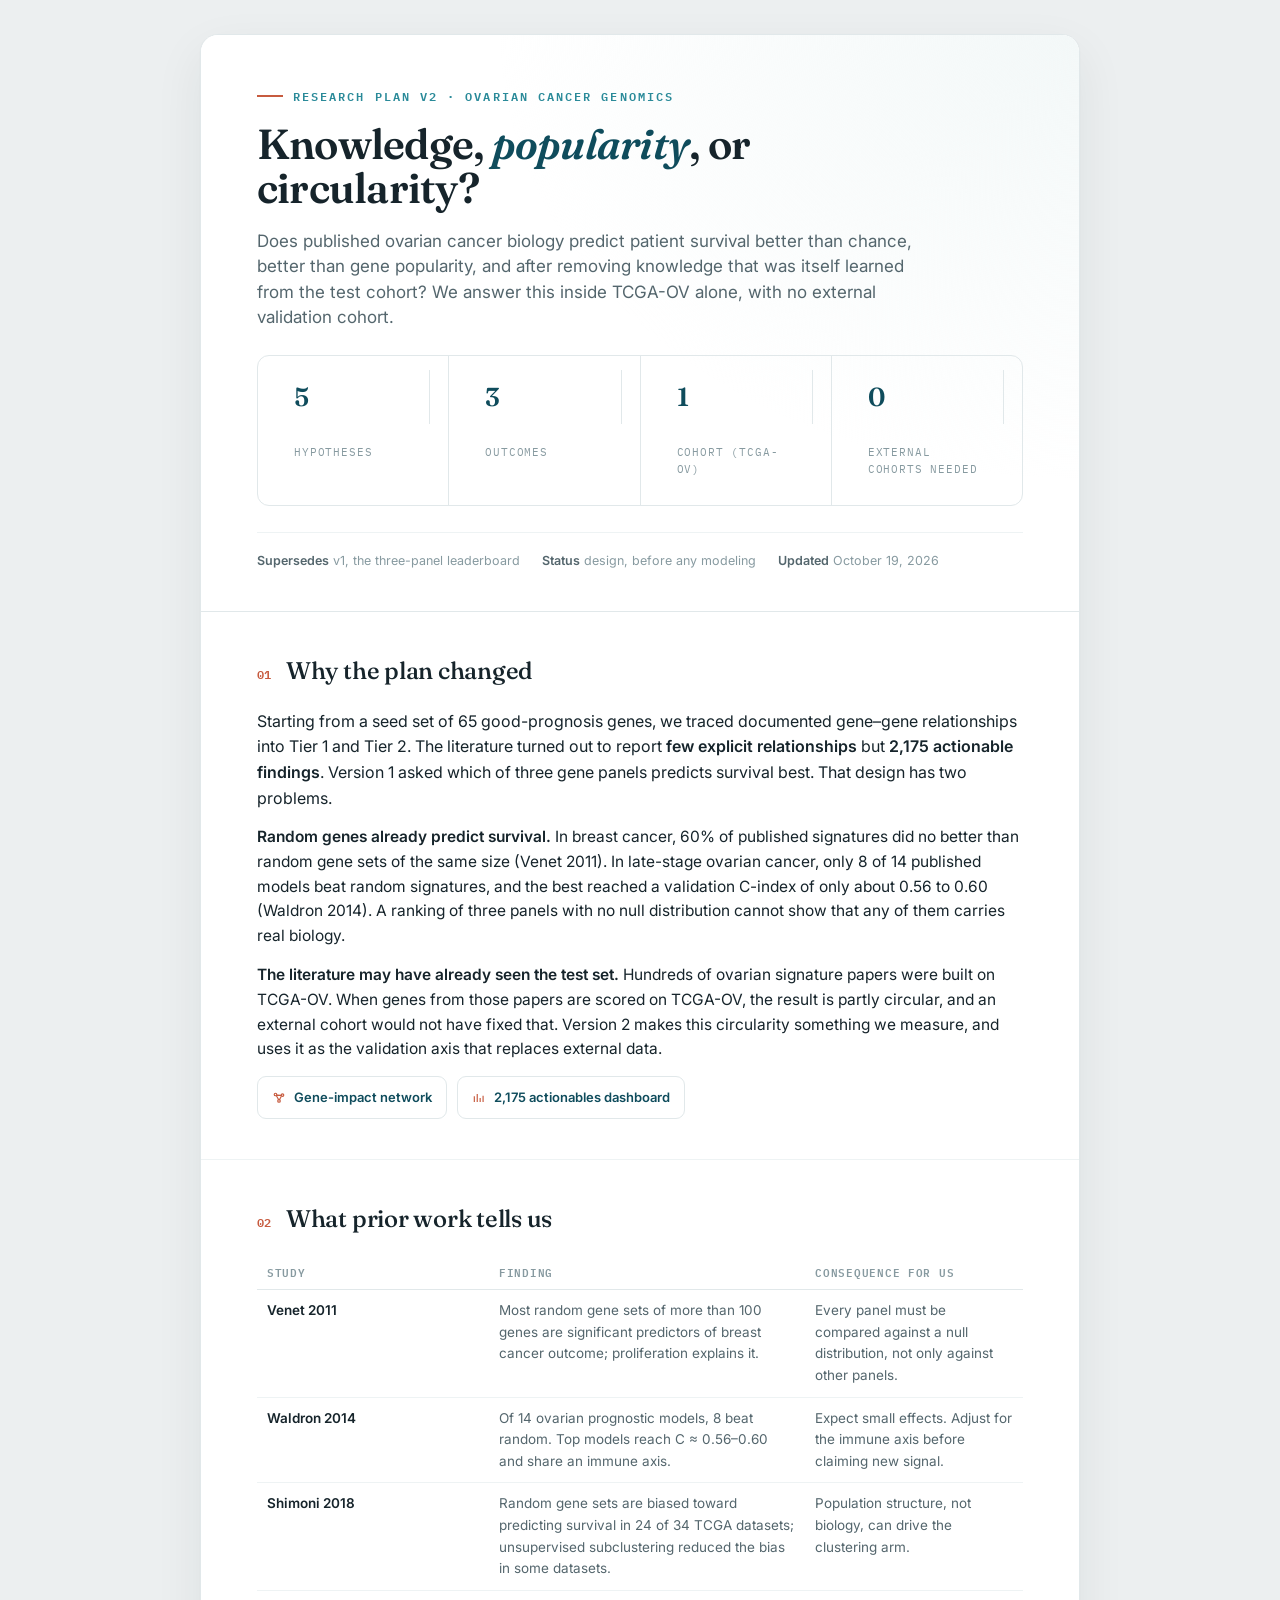
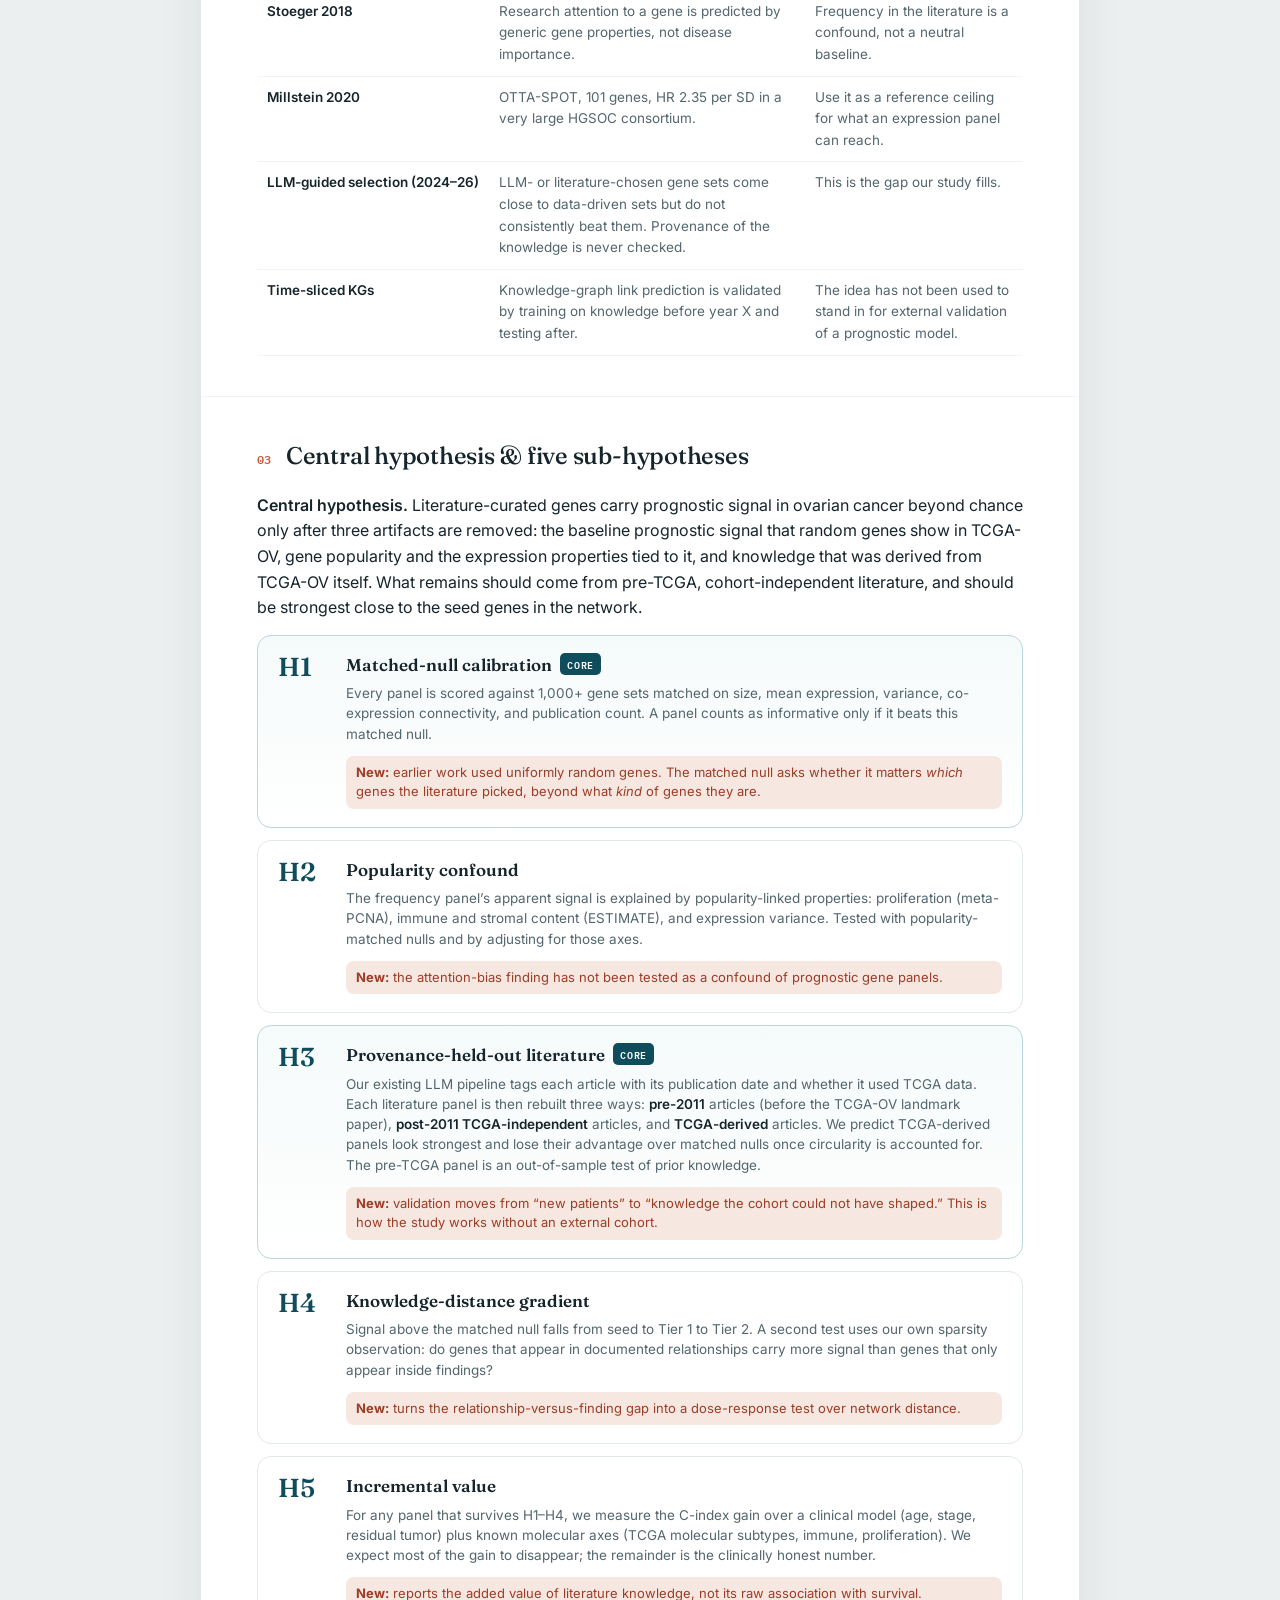
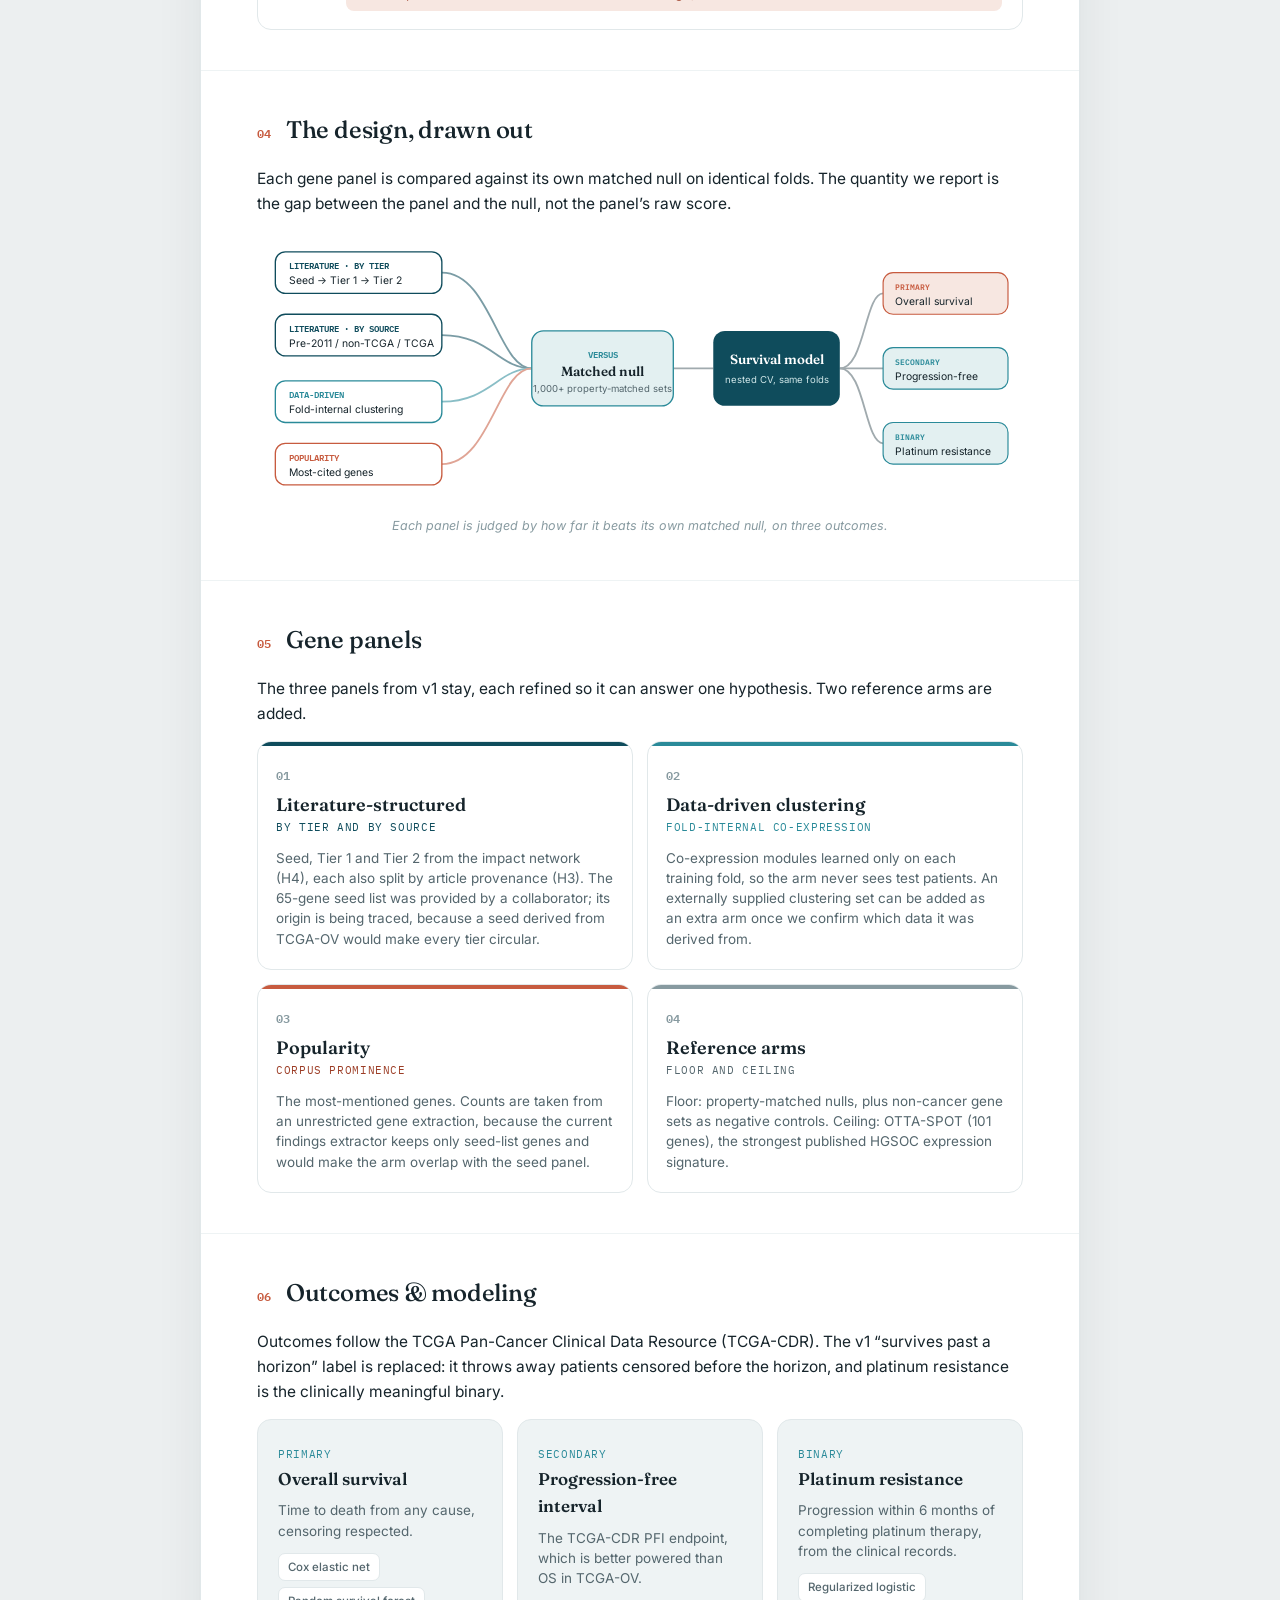
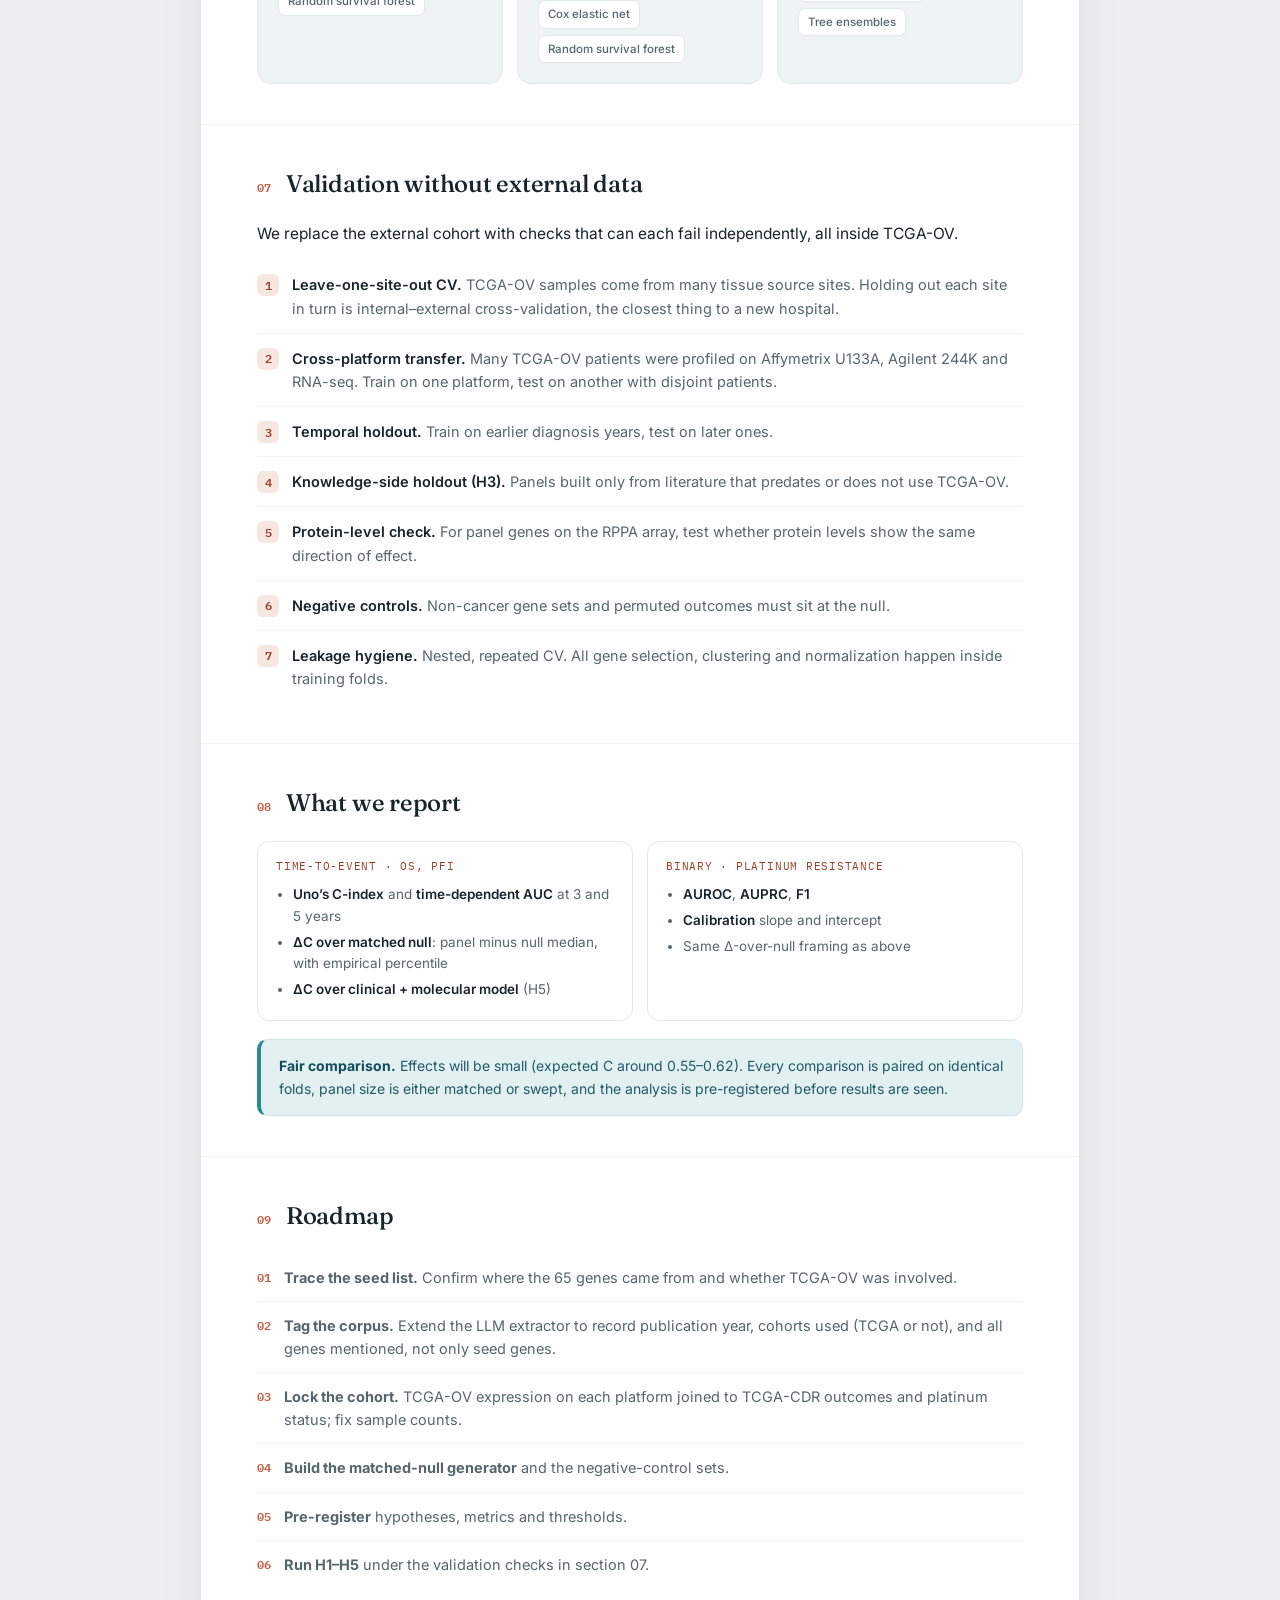
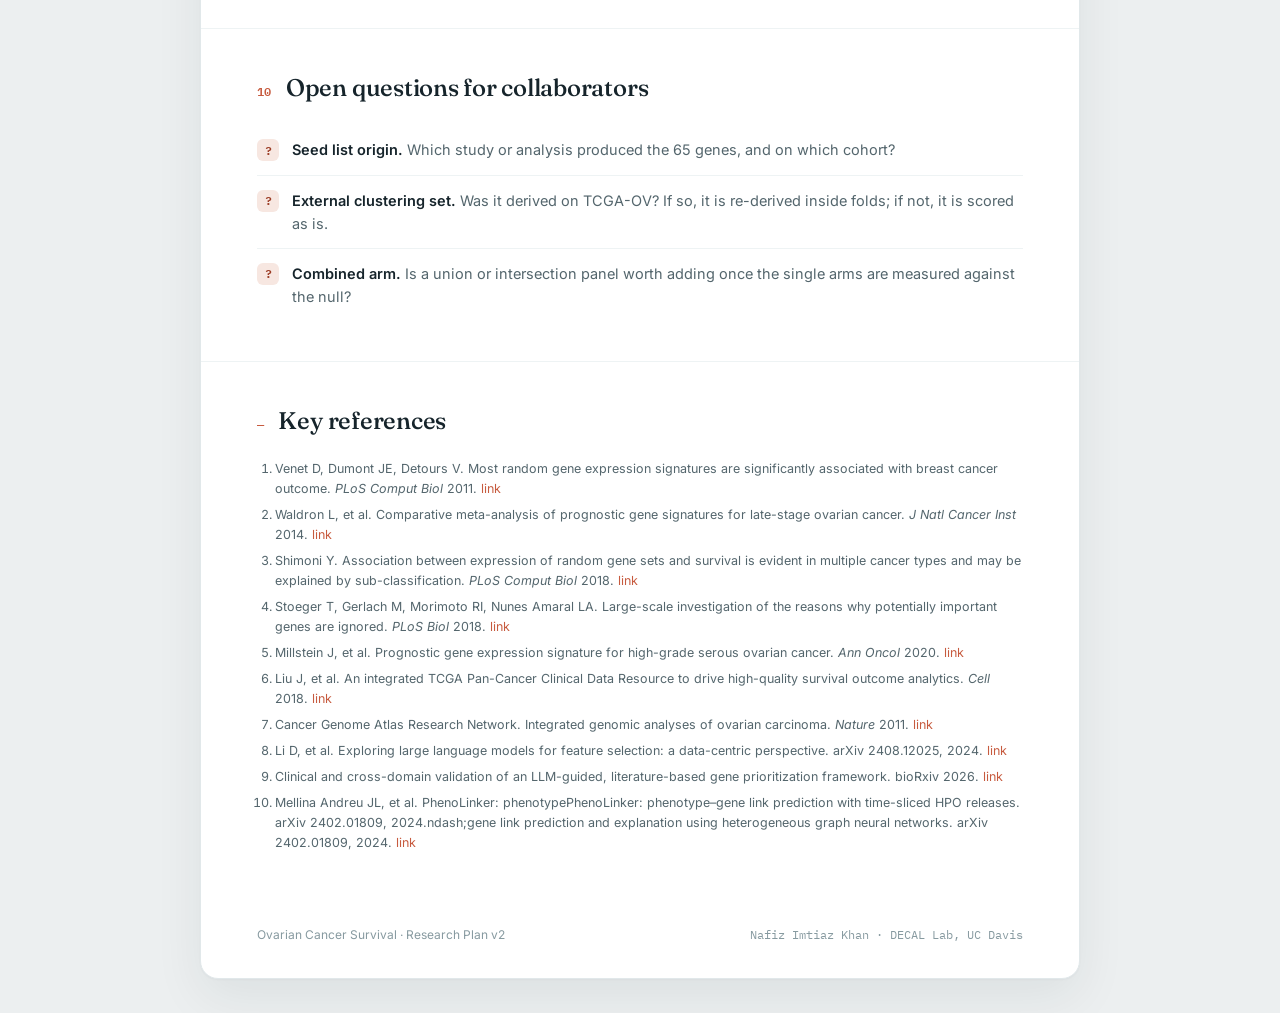
<file: ovc_research_plan.html>
<!DOCTYPE html>
<html lang="en">
<head>
<meta charset="UTF-8">
<meta name="viewport" content="width=device-width, initial-scale=1.0">
<title>Research Plan v2 &mdash; Knowledge, Popularity, or Circularity in Ovarian Cancer Survival</title>
<link rel="preconnect" href="https://fonts.googleapis.com">
<link rel="preconnect" href="https://fonts.gstatic.com" crossorigin>
<link href="https://fonts.googleapis.com/css2?family=Fraunces:ital,opsz,wght@0,9..144,400;0,9..144,500;0,9..144,600;1,9..144,400;1,9..144,500&family=Inter:wght@400;500;600;700&family=IBM+Plex+Mono:wght@400;500;600&display=swap" rel="stylesheet">
<style>
  :root{
    --bg:#eceff0;
    --paper:#ffffff;
    --ink:#16242b;
    --ink-soft:#54666d;
    --ink-faint:#879aa0;
    --line:#e1e8ea;
    --line-soft:#eef3f4;
    --seed:#0f4c5c;
    --t1:#2a8a99;
    --t2:#4f939d;
    --accent:#c75b3f;
    --accent-soft:#f7e7e1;
    --accent-ink:#9c3d26;
    --teal-soft:#e3f0f1;
  }
  *{box-sizing:border-box;}
  html{scroll-behavior:smooth;}
  body{
    margin:0;background:var(--bg);color:var(--ink);
    font-family:"Inter",system-ui,sans-serif;-webkit-font-smoothing:antialiased;
    line-height:1.6;
  }
  a{color:var(--accent);text-decoration:none;}
  a:hover{text-decoration:underline;}

  .doc{
    max-width:880px;margin:34px auto;background:var(--paper);
    border:1px solid var(--line);border-radius:18px;overflow:hidden;
    box-shadow:0 1px 2px rgba(16,40,48,.03),0 18px 50px rgba(16,40,48,.07);
  }

  /* ---------- hero ---------- */
  .hero{
    padding:52px 56px 40px;border-bottom:1px solid var(--line);
    background:
      radial-gradient(120% 140% at 100% 0%, #f3f8f8 0%, transparent 55%),
      var(--paper);
    position:relative;
  }
  .eyebrow{
    font-family:"IBM Plex Mono",monospace;font-size:11.5px;font-weight:600;
    letter-spacing:.18em;text-transform:uppercase;color:var(--t1);margin:0 0 18px;
    display:flex;align-items:center;gap:10px;
  }
  .eyebrow::before{content:"";width:26px;height:2px;background:var(--accent);display:inline-block;}
  h1{
    font-family:"Fraunces",serif;font-weight:600;font-size:42px;line-height:1.04;
    letter-spacing:-.018em;margin:0 0 18px;max-width:18ch;
  }
  h1 .em{font-style:italic;color:var(--seed);}
  .thesis{font-size:17px;line-height:1.5;color:var(--ink-soft);margin:0;max-width:60ch;}
  .meta{
    margin-top:26px;display:flex;flex-wrap:wrap;gap:8px 22px;
    font-size:12.5px;color:var(--ink-faint);
    border-top:1px solid var(--line-soft);padding-top:18px;
  }
  .meta b{color:var(--ink-soft);font-weight:600;}
  .glance{display:flex;gap:0;margin-top:24px;border:1px solid var(--line);border-radius:12px;overflow:hidden;}
  .glance div{flex:1;padding:14px 18px;border-right:1px solid var(--line);}
  .glance div:last-child{border-right:0;}
  .glance .num{font-family:"Fraunces",serif;font-size:26px;font-weight:600;color:var(--seed);line-height:1;}
  .glance .lbl{font-family:"IBM Plex Mono",monospace;font-size:10.5px;text-transform:uppercase;letter-spacing:.08em;color:var(--ink-faint);margin-top:6px;}

  /* ---------- sections ---------- */
  section{padding:40px 56px;border-bottom:1px solid var(--line-soft);}
  section:last-of-type{border-bottom:0;}
  .sec-head{display:flex;align-items:baseline;gap:14px;margin:0 0 18px;}
  .sec-num{font-family:"IBM Plex Mono",monospace;font-size:12px;font-weight:600;color:var(--accent);letter-spacing:.04em;padding-top:3px;}
  h2{font-family:"Fraunces",serif;font-weight:500;font-size:24px;letter-spacing:-.01em;margin:0;}
  p{margin:0 0 14px;font-size:15.5px;}
  p:last-child{margin-bottom:0;}
  .lead{font-size:16px;}
  strong{font-weight:600;color:var(--ink);}

  /* ---------- signature diagram ---------- */
  .figure{margin:6px 0 4px;}
  .figure svg{width:100%;height:auto;display:block;}
  .fig-cap{
    text-align:center;font-size:12.5px;color:var(--ink-faint);margin-top:10px;
    font-style:italic;
  }

  /* ---------- strategy cards ---------- */
  .cards{display:grid;grid-template-columns:repeat(3,1fr);gap:14px;margin-top:6px;}
  .card{
    border:1px solid var(--line);border-radius:14px;padding:20px 18px;background:var(--paper);
    transition:.18s;position:relative;overflow:hidden;
  }
  .card::before{content:"";position:absolute;top:0;left:0;right:0;height:4px;}
  .card.s1::before{background:var(--seed);}
  .card.s2::before{background:var(--t1);}
  .card.s3::before{background:var(--accent);}
  .card:hover{transform:translateY(-3px);box-shadow:0 12px 28px rgba(16,40,48,.1);border-color:#d2dde0;}
  .card .c-num{font-family:"IBM Plex Mono",monospace;font-size:12px;font-weight:600;color:var(--ink-faint);}
  .card h3{font-family:"Fraunces",serif;font-weight:600;font-size:18px;margin:8px 0 4px;line-height:1.15;}
  .card .c-src{font-family:"IBM Plex Mono",monospace;font-size:10.5px;text-transform:uppercase;letter-spacing:.06em;margin:0 0 12px;}
  .card.s1 .c-src{color:var(--seed);}
  .card.s2 .c-src{color:var(--t1);}
  .card.s3 .c-src{color:var(--accent-ink);}
  .card p{font-size:13.5px;line-height:1.5;color:var(--ink-soft);margin:0;}

  /* ---------- outcome / model split ---------- */
  .split{display:grid;grid-template-columns:1fr 1fr;gap:14px;margin-top:6px;}
  .panel{border:1px solid var(--line);border-radius:14px;padding:20px;background:var(--line-soft);}
  .panel h3{font-family:"Fraunces",serif;font-weight:600;font-size:17px;margin:0 0 4px;}
  .panel .tag{font-family:"IBM Plex Mono",monospace;font-size:10.5px;letter-spacing:.06em;text-transform:uppercase;color:var(--t1);}
  .panel p{font-size:13.5px;color:var(--ink-soft);margin:8px 0 0;line-height:1.5;}
  .panel .models{margin:12px 0 0;display:flex;flex-wrap:wrap;gap:6px;}
  .chip{font-size:11.5px;font-weight:500;background:var(--paper);border:1px solid var(--line);border-radius:7px;padding:4px 9px;color:var(--ink-soft);}

  /* ---------- metric grid ---------- */
  .metrics{display:grid;grid-template-columns:1fr 1fr;gap:14px;margin-top:6px;}
  .metric-block{border:1px solid var(--line);border-radius:12px;padding:16px 18px;}
  .metric-block .mh{font-family:"IBM Plex Mono",monospace;font-size:11px;text-transform:uppercase;letter-spacing:.07em;color:var(--accent-ink);margin:0 0 9px;}
  .metric-block ul{margin:0;padding-left:17px;}
  .metric-block li{font-size:13.5px;color:var(--ink-soft);margin-bottom:4px;}
  .metric-block li b{color:var(--ink);font-weight:600;}

  /* ---------- decisions ---------- */
  .decisions{list-style:none;margin:6px 0 0;padding:0;}
  .decisions li{
    display:flex;gap:13px;align-items:flex-start;padding:13px 0;border-top:1px solid var(--line-soft);
  }
  .decisions li:first-child{border-top:0;}
  .decisions .q{
    flex:0 0 auto;width:22px;height:22px;border-radius:6px;background:var(--accent-soft);color:var(--accent-ink);
    font-family:"IBM Plex Mono",monospace;font-weight:600;font-size:12px;
    display:flex;align-items:center;justify-content:center;margin-top:1px;
  }
  .decisions .d-body{font-size:14.5px;}
  .decisions .d-body b{font-weight:600;}
  .decisions .d-body span{color:var(--ink-soft);}

  .callout{
    background:var(--teal-soft);border:1px solid #cfe6e8;border-left:4px solid var(--t1);
    border-radius:10px;padding:15px 18px;margin-top:18px;
  }
  .callout p{font-size:14px;color:#1f5b66;margin:0;}
  .callout b{color:var(--seed);}

  .links{display:flex;flex-wrap:wrap;gap:10px;margin-top:8px;}
  .link-btn{
    display:inline-flex;align-items:center;gap:8px;border:1px solid var(--line);border-radius:9px;
    padding:10px 14px;font-size:13px;font-weight:600;color:var(--seed);background:var(--paper);transition:.15s;
  }
  .link-btn:hover{background:var(--line-soft);text-decoration:none;border-color:#cdd9dc;}
  .link-btn svg{width:14px;height:14px;color:var(--accent);}

  footer{padding:26px 56px 34px;color:var(--ink-faint);font-size:12px;display:flex;justify-content:space-between;flex-wrap:wrap;gap:8px;}
  footer .mono{font-family:"IBM Plex Mono",monospace;}

  @media (max-width:760px){
    .doc{margin:0;border-radius:0;border-left:0;border-right:0;}
    .hero{padding:38px 26px 30px;}
    h1{font-size:32px;}
    section{padding:32px 26px;}
    .cards,.split,.metrics{grid-template-columns:1fr;}
    .glance{flex-wrap:wrap;}
    .glance div{flex:1 1 33%;border-bottom:1px solid var(--line);}
    footer{padding:24px 26px;}
  }
  @media print{
    body{background:#fff;}
    .doc{box-shadow:none;border:0;margin:0;max-width:100%;}
    .card:hover{transform:none;box-shadow:none;}
    section{break-inside:avoid;}
  }

  /* ---------- v2 additions ---------- */
  .hyps{display:flex;flex-direction:column;gap:12px;margin-top:6px;}
  .hyp{border:1px solid var(--line);border-radius:14px;padding:18px 20px;display:grid;grid-template-columns:54px 1fr;gap:4px 14px;}
  .hyp .h-id{grid-row:span 3;font-family:"Fraunces",serif;font-size:26px;font-weight:600;color:var(--seed);line-height:1;}
  .hyp h3{font-family:"Fraunces",serif;font-weight:600;font-size:17px;margin:0;line-height:1.25;}
  .hyp p{font-size:13.5px;color:var(--ink-soft);margin:4px 0 0;line-height:1.5;}
  .hyp .new{font-size:13px;color:var(--accent-ink);background:var(--accent-soft);border-radius:8px;padding:7px 10px;margin-top:8px;}
  .hyp .new b{color:var(--accent-ink);}
  .hyp.core{border-color:#bcd6da;background:linear-gradient(0deg,var(--paper),#f5fafa);}
  .badge{font-family:"IBM Plex Mono",monospace;font-size:10px;font-weight:600;letter-spacing:.08em;text-transform:uppercase;background:var(--seed);color:#fff;border-radius:5px;padding:2px 7px;margin-left:8px;vertical-align:2px;}
  .cards.c4{grid-template-columns:repeat(2,1fr);}
  .card.s4::before{background:var(--ink-faint);}
  .card.s4 .c-src{color:var(--ink-soft);}
  .split.s3{grid-template-columns:repeat(3,1fr);}
  table.lit{width:100%;border-collapse:collapse;font-size:13.5px;margin-top:6px;}
  table.lit th{font-family:"IBM Plex Mono",monospace;font-size:10.5px;text-transform:uppercase;letter-spacing:.07em;color:var(--ink-faint);text-align:left;font-weight:600;padding:8px 10px;border-bottom:1px solid var(--line);}
  table.lit td{padding:10px;border-bottom:1px solid var(--line-soft);vertical-align:top;color:var(--ink-soft);}
  table.lit td:first-child{color:var(--ink);font-weight:600;white-space:nowrap;}
  .steps{counter-reset:s;list-style:none;margin:6px 0 0;padding:0;}
  .steps li{counter-increment:s;display:flex;gap:13px;padding:12px 0;border-top:1px solid var(--line-soft);font-size:14.5px;}
  .steps li:first-child{border-top:0;}
  .steps li::before{content:counter(s,decimal-leading-zero);flex:0 0 auto;font-family:"IBM Plex Mono",monospace;font-weight:600;font-size:12px;color:var(--accent);padding-top:2px;}
  .steps li span{color:var(--ink-soft);}
  .refs{font-size:12.5px;color:var(--ink-soft);padding-left:18px;margin:0;}
  .refs li{margin-bottom:6px;}
  @media (max-width:760px){
    .cards.c4,.split.s3{grid-template-columns:1fr;}
    table.lit{display:block;overflow-x:auto;font-size:12.5px;}
    table.lit td:first-child{white-space:normal;}
    .figure{overflow-x:auto;}
    .hyp{grid-template-columns:1fr;}
    .hyp .h-id{grid-row:auto;}
  }
</style>
</head>
<body>
<article class="doc">

  <!-- HERO -->
  <header class="hero">
    <p class="eyebrow">Research Plan v2 &middot; Ovarian Cancer Genomics</p>
    <h1>Knowledge, <span class="em">popularity</span>, or circularity?</h1>
    <p class="thesis">Does published ovarian cancer biology predict patient survival better than chance, better than gene popularity, and after removing knowledge that was itself learned from the test cohort? We answer this inside TCGA-OV alone, with no external validation cohort.</p>
    <div class="glance">
      <div><div class="num">5</div><div class="lbl">Hypotheses</div></div>
      <div><div class="num">3</div><div class="lbl">Outcomes</div></div>
      <div><div class="num">1</div><div class="lbl">Cohort (TCGA-OV)</div></div>
      <div><div class="num">0</div><div class="lbl">External cohorts needed</div></div>
    </div>
    <div class="meta"><span><b>Supersedes</b> v1, the three-panel leaderboard</span><span><b>Status</b> design, before any modeling</span><span><b>Updated</b> October 19, 2026</span></div>
  </header>

  <!-- 01 WHY V2 -->
  <section>
    <div class="sec-head"><span class="sec-num">01</span><h2>Why the plan changed</h2></div>
    <p class="lead">Starting from a seed set of 65 good-prognosis genes, we traced documented gene&ndash;gene relationships into Tier&nbsp;1 and Tier&nbsp;2. The literature turned out to report <strong>few explicit relationships</strong> but <strong>2,175 actionable findings</strong>. Version 1 asked which of three gene panels predicts survival best. That design has two problems.</p>
    <p><strong>Random genes already predict survival.</strong> In breast cancer, 60% of published signatures did no better than random gene sets of the same size (Venet 2011). In late-stage ovarian cancer, only 8 of 14 published models beat random signatures, and the best reached a validation C-index of only about 0.56 to 0.60 (Waldron 2014). A ranking of three panels with no null distribution cannot show that any of them carries real biology.</p>
    <p><strong>The literature may have already seen the test set.</strong> Hundreds of ovarian signature papers were built on TCGA-OV. When genes from those papers are scored on TCGA-OV, the result is partly circular, and an external cohort would not have fixed that. Version 2 makes this circularity something we measure, and uses it as the validation axis that replaces external data.</p>
    <div class="links">
      <a class="link-btn" href="https://nafiz43.github.io/OVC-Analysis/ovarian_gene_impact_network.html" target="_blank" rel="noopener">
        <svg viewBox="0 0 24 24" fill="none" stroke="currentColor" stroke-width="2"><circle cx="6" cy="6" r="2.2"/><circle cx="18" cy="7" r="2.2"/><circle cx="12" cy="17" r="2.2"/><path d="M8 7l8 .5M7.5 8l4 7M16 9l-3.5 6.5"/></svg>
        Gene-impact network
      </a>
      <a class="link-btn" href="https://nafiz43.github.io/OVC-Analysis/" target="_blank" rel="noopener">
        <svg viewBox="0 0 24 24" fill="none" stroke="currentColor" stroke-width="2"><path d="M4 19V9m5 10V5m5 14v-7m5 7V8"/></svg>
        2,175 actionables dashboard
      </a>
    </div>
  </section>

  <!-- 02 PRIOR WORK -->
  <section>
    <div class="sec-head"><span class="sec-num">02</span><h2>What prior work tells us</h2></div>
    <table class="lit">
      <thead><tr><th>Study</th><th>Finding</th><th>Consequence for us</th></tr></thead>
      <tbody>
        <tr><td>Venet 2011</td><td>Most random gene sets of more than 100 genes are significant predictors of breast cancer outcome; proliferation explains it.</td><td>Every panel must be compared against a null distribution, not only against other panels.</td></tr>
        <tr><td>Waldron 2014</td><td>Of 14 ovarian prognostic models, 8 beat random. Top models reach C &asymp; 0.56&ndash;0.60 and share an immune axis.</td><td>Expect small effects. Adjust for the immune axis before claiming new signal.</td></tr>
        <tr><td>Shimoni 2018</td><td>Random gene sets are biased toward predicting survival in 24 of 34 TCGA datasets; unsupervised subclustering reduced the bias in some datasets.</td><td>Population structure, not biology, can drive the clustering arm.</td></tr>
        <tr><td>Stoeger 2018</td><td>Research attention to a gene is predicted by generic gene properties, not disease importance.</td><td>Frequency in the literature is a confound, not a neutral baseline.</td></tr>
        <tr><td>Millstein 2020</td><td>OTTA-SPOT, 101 genes, HR 2.35 per SD in a very large HGSOC consortium.</td><td>Use it as a reference ceiling for what an expression panel can reach.</td></tr>
        <tr><td>LLM-guided selection (2024&ndash;26)</td><td>LLM- or literature-chosen gene sets come close to data-driven sets but do not consistently beat them. Provenance of the knowledge is never checked.</td><td>This is the gap our study fills.</td></tr>
        <tr><td>Time-sliced KGs</td><td>Knowledge-graph link prediction is validated by training on knowledge before year X and testing after.</td><td>The idea has not been used to stand in for external validation of a prognostic model.</td></tr>
      </tbody>
    </table>
  </section>

  <!-- 03 HYPOTHESES -->
  <section>
    <div class="sec-head"><span class="sec-num">03</span><h2>Central hypothesis &amp; five sub-hypotheses</h2></div>
    <p class="lead"><strong>Central hypothesis.</strong> Literature-curated genes carry prognostic signal in ovarian cancer beyond chance only after three artifacts are removed: the baseline prognostic signal that random genes show in TCGA-OV, gene popularity and the expression properties tied to it, and knowledge that was derived from TCGA-OV itself. What remains should come from pre-TCGA, cohort-independent literature, and should be strongest close to the seed genes in the network.</p>
    <div class="hyps">
      <div class="hyp core">
        <div class="h-id">H1</div>
        <h3>Matched-null calibration<span class="badge">core</span></h3>
        <p>Every panel is scored against 1,000+ gene sets matched on size, mean expression, variance, co-expression connectivity, and publication count. A panel counts as informative only if it beats this matched null.</p>
        <p class="new"><b>New:</b> earlier work used uniformly random genes. The matched null asks whether it matters <em>which</em> genes the literature picked, beyond what <em>kind</em> of genes they are.</p>
      </div>
      <div class="hyp">
        <div class="h-id">H2</div>
        <h3>Popularity confound</h3>
        <p>The frequency panel&rsquo;s apparent signal is explained by popularity-linked properties: proliferation (meta-PCNA), immune and stromal content (ESTIMATE), and expression variance. Tested with popularity-matched nulls and by adjusting for those axes.</p>
        <p class="new"><b>New:</b> the attention-bias finding has not been tested as a confound of prognostic gene panels.</p>
      </div>
      <div class="hyp core">
        <div class="h-id">H3</div>
        <h3>Provenance-held-out literature<span class="badge">core</span></h3>
        <p>Our existing LLM pipeline tags each article with its publication date and whether it used TCGA data. Each literature panel is then rebuilt three ways: <strong>pre-2011</strong> articles (before the TCGA-OV landmark paper), <strong>post-2011 TCGA-independent</strong> articles, and <strong>TCGA-derived</strong> articles. We predict TCGA-derived panels look strongest and lose their advantage over matched nulls once circularity is accounted for. The pre-TCGA panel is an out-of-sample test of prior knowledge.</p>
        <p class="new"><b>New:</b> validation moves from &ldquo;new patients&rdquo; to &ldquo;knowledge the cohort could not have shaped.&rdquo; This is how the study works without an external cohort.</p>
      </div>
      <div class="hyp">
        <div class="h-id">H4</div>
        <h3>Knowledge-distance gradient</h3>
        <p>Signal above the matched null falls from seed to Tier&nbsp;1 to Tier&nbsp;2. A second test uses our own sparsity observation: do genes that appear in documented relationships carry more signal than genes that only appear inside findings?</p>
        <p class="new"><b>New:</b> turns the relationship-versus-finding gap into a dose-response test over network distance.</p>
      </div>
      <div class="hyp">
        <div class="h-id">H5</div>
        <h3>Incremental value</h3>
        <p>For any panel that survives H1&ndash;H4, we measure the C-index gain over a clinical model (age, stage, residual tumor) plus known molecular axes (TCGA molecular subtypes, immune, proliferation). We expect most of the gain to disappear; the remainder is the clinically honest number.</p>
        <p class="new"><b>New:</b> reports the added value of literature knowledge, not its raw association with survival.</p>
      </div>
    </div>
  </section>

  <!-- 04 PIPELINE FIGURE -->
  <section>
    <div class="sec-head"><span class="sec-num">04</span><h2>The design, drawn out</h2></div>
    <p>Each gene panel is compared against its own matched null on identical folds. The quantity we report is the gap between the panel and the null, not the panel&rsquo;s raw score.</p>
    <div class="figure">
      <svg viewBox="0 0 920 330" xmlns="http://www.w3.org/2000/svg" font-family="Inter, sans-serif">
        <g fill="none" stroke-width="2.2" opacity=".55">
          <path d="M222 50 C 280 50, 290 165, 330 165" stroke="#0f4c5c"/>
          <path d="M222 125 C 280 125, 290 165, 330 165" stroke="#0f4c5c"/>
          <path d="M222 205 C 280 205, 290 165, 330 165" stroke="#2a8a99"/>
          <path d="M222 280 C 280 280, 290 165, 330 165" stroke="#c75b3f"/>
          <path d="M500 165 L 548 165" stroke="#54666d"/>
          <path d="M700 165 C 730 165, 730 75, 752 75" stroke="#54666d"/>
          <path d="M700 165 L 752 165" stroke="#54666d"/>
          <path d="M700 165 C 730 165, 730 255, 752 255" stroke="#54666d"/>
        </g>
        <g>
          <rect x="22" y="25" width="200" height="50" rx="12" fill="#fff" stroke="#0f4c5c" stroke-width="1.6"/>
          <text x="38" y="46" font-family="IBM Plex Mono, monospace" font-size="10.5" font-weight="600" fill="#0f4c5c">LITERATURE · BY TIER</text>
          <text x="38" y="64" font-size="12.5" fill="#16242b">Seed → Tier 1 → Tier 2</text>
          <rect x="22" y="100" width="200" height="50" rx="12" fill="#fff" stroke="#0f4c5c" stroke-width="1.6"/>
          <text x="38" y="121" font-family="IBM Plex Mono, monospace" font-size="10.5" font-weight="600" fill="#0f4c5c">LITERATURE · BY SOURCE</text>
          <text x="38" y="139" font-size="12.5" fill="#16242b">Pre-2011 / non-TCGA / TCGA</text>
          <rect x="22" y="180" width="200" height="50" rx="12" fill="#fff" stroke="#2a8a99" stroke-width="1.6"/>
          <text x="38" y="201" font-family="IBM Plex Mono, monospace" font-size="10.5" font-weight="600" fill="#2a8a99">DATA-DRIVEN</text>
          <text x="38" y="219" font-size="12.5" fill="#16242b">Fold-internal clustering</text>
          <rect x="22" y="255" width="200" height="50" rx="12" fill="#fff" stroke="#c75b3f" stroke-width="1.6"/>
          <text x="38" y="276" font-family="IBM Plex Mono, monospace" font-size="10.5" font-weight="600" fill="#c75b3f">POPULARITY</text>
          <text x="38" y="294" font-size="12.5" fill="#16242b">Most-cited genes</text>
        </g>
        <rect x="330" y="120" width="170" height="90" rx="14" fill="#e3f0f1" stroke="#2a8a99" stroke-width="1.6"/>
        <text x="415" y="152" text-anchor="middle" font-family="IBM Plex Mono, monospace" font-size="10.5" font-weight="600" fill="#2a8a99">VERSUS</text>
        <text x="415" y="174" text-anchor="middle" font-family="Fraunces, serif" font-size="16" font-weight="600" fill="#16242b">Matched null</text>
        <text x="415" y="193" text-anchor="middle" font-size="11.5" fill="#54666d">1,000+ property-matched sets</text>
        <rect x="548" y="120" width="152" height="90" rx="14" fill="#0f4c5c"/>
        <text x="624" y="160" text-anchor="middle" font-family="Fraunces, serif" font-size="16" font-weight="600" fill="#fff">Survival model</text>
        <text x="624" y="182" text-anchor="middle" font-size="11.5" fill="#cfe6e8">nested CV, same folds</text>
        <g>
          <rect x="752" y="50" width="150" height="50" rx="12" fill="#f7e7e1" stroke="#c75b3f" stroke-width="1.4"/>
          <text x="766" y="71" font-family="IBM Plex Mono, monospace" font-size="10" font-weight="600" fill="#c75b3f">PRIMARY</text>
          <text x="766" y="89" font-size="12.5" fill="#16242b">Overall survival</text>
          <rect x="752" y="140" width="150" height="50" rx="12" fill="#e3f0f1" stroke="#2a8a99" stroke-width="1.4"/>
          <text x="766" y="161" font-family="IBM Plex Mono, monospace" font-size="10" font-weight="600" fill="#2a8a99">SECONDARY</text>
          <text x="766" y="179" font-size="12.5" fill="#16242b">Progression-free</text>
          <rect x="752" y="230" width="150" height="50" rx="12" fill="#e3f0f1" stroke="#2a8a99" stroke-width="1.4"/>
          <text x="766" y="251" font-family="IBM Plex Mono, monospace" font-size="10" font-weight="600" fill="#2a8a99">BINARY</text>
          <text x="766" y="269" font-size="12.5" fill="#16242b">Platinum resistance</text>
        </g>
      </svg>
      <p class="fig-cap">Each panel is judged by how far it beats its own matched null, on three outcomes.</p>
    </div>
  </section>

  <!-- 05 PANELS -->
  <section>
    <div class="sec-head"><span class="sec-num">05</span><h2>Gene panels</h2></div>
    <p>The three panels from v1 stay, each refined so it can answer one hypothesis. Two reference arms are added.</p>
    <div class="cards c4">
      <div class="card s1">
        <span class="c-num">01</span>
        <h3>Literature-structured</h3>
        <p class="c-src">By tier and by source</p>
        <p>Seed, Tier&nbsp;1 and Tier&nbsp;2 from the impact network (H4), each also split by article provenance (H3). The 65-gene seed list was provided by a collaborator; its origin is being traced, because a seed derived from TCGA-OV would make every tier circular.</p>
      </div>
      <div class="card s2">
        <span class="c-num">02</span>
        <h3>Data-driven clustering</h3>
        <p class="c-src">Fold-internal co-expression</p>
        <p>Co-expression modules learned only on each training fold, so the arm never sees test patients. An externally supplied clustering set can be added as an extra arm once we confirm which data it was derived from.</p>
      </div>
      <div class="card s3">
        <span class="c-num">03</span>
        <h3>Popularity</h3>
        <p class="c-src">Corpus prominence</p>
        <p>The most-mentioned genes. Counts are taken from an unrestricted gene extraction, because the current findings extractor keeps only seed-list genes and would make the arm overlap with the seed panel.</p>
      </div>
      <div class="card s4">
        <span class="c-num">04</span>
        <h3>Reference arms</h3>
        <p class="c-src">Floor and ceiling</p>
        <p>Floor: property-matched nulls, plus non-cancer gene sets as negative controls. Ceiling: OTTA-SPOT (101 genes), the strongest published HGSOC expression signature.</p>
      </div>
    </div>
  </section>

  <!-- 06 OUTCOMES -->
  <section>
    <div class="sec-head"><span class="sec-num">06</span><h2>Outcomes &amp; modeling</h2></div>
    <p>Outcomes follow the TCGA Pan-Cancer Clinical Data Resource (TCGA-CDR). The v1 &ldquo;survives past a horizon&rdquo; label is replaced: it throws away patients censored before the horizon, and platinum resistance is the clinically meaningful binary.</p>
    <div class="split s3">
      <div class="panel">
        <span class="tag">Primary</span>
        <h3>Overall survival</h3>
        <p>Time to death from any cause, censoring respected.</p>
        <div class="models"><span class="chip">Cox elastic net</span><span class="chip">Random survival forest</span></div>
      </div>
      <div class="panel">
        <span class="tag">Secondary</span>
        <h3>Progression-free interval</h3>
        <p>The TCGA-CDR PFI endpoint, which is better powered than OS in TCGA-OV.</p>
        <div class="models"><span class="chip">Cox elastic net</span><span class="chip">Random survival forest</span></div>
      </div>
      <div class="panel">
        <span class="tag">Binary</span>
        <h3>Platinum resistance</h3>
        <p>Progression within 6 months of completing platinum therapy, from the clinical records.</p>
        <div class="models"><span class="chip">Regularized logistic</span><span class="chip">Tree ensembles</span></div>
      </div>
    </div>
  </section>

  <!-- 07 VALIDATION -->
  <section>
    <div class="sec-head"><span class="sec-num">07</span><h2>Validation without external data</h2></div>
    <p>We replace the external cohort with checks that can each fail independently, all inside TCGA-OV.</p>
    <ul class="decisions">
      <li><span class="q">1</span><span class="d-body"><b>Leave-one-site-out CV.</b> <span>TCGA-OV samples come from many tissue source sites. Holding out each site in turn is internal&ndash;external cross-validation, the closest thing to a new hospital.</span></span></li>
      <li><span class="q">2</span><span class="d-body"><b>Cross-platform transfer.</b> <span>Many TCGA-OV patients were profiled on Affymetrix U133A, Agilent 244K and RNA-seq. Train on one platform, test on another with disjoint patients.</span></span></li>
      <li><span class="q">3</span><span class="d-body"><b>Temporal holdout.</b> <span>Train on earlier diagnosis years, test on later ones.</span></span></li>
      <li><span class="q">4</span><span class="d-body"><b>Knowledge-side holdout (H3).</b> <span>Panels built only from literature that predates or does not use TCGA-OV.</span></span></li>
      <li><span class="q">5</span><span class="d-body"><b>Protein-level check.</b> <span>For panel genes on the RPPA array, test whether protein levels show the same direction of effect.</span></span></li>
      <li><span class="q">6</span><span class="d-body"><b>Negative controls.</b> <span>Non-cancer gene sets and permuted outcomes must sit at the null.</span></span></li>
      <li><span class="q">7</span><span class="d-body"><b>Leakage hygiene.</b> <span>Nested, repeated CV. All gene selection, clustering and normalization happen inside training folds.</span></span></li>
    </ul>
  </section>

  <!-- 08 METRICS -->
  <section>
    <div class="sec-head"><span class="sec-num">08</span><h2>What we report</h2></div>
    <div class="metrics">
      <div class="metric-block">
        <p class="mh">Time-to-event &middot; OS, PFI</p>
        <ul>
          <li><b>Uno&rsquo;s C-index</b> and <b>time-dependent AUC</b> at 3 and 5 years</li>
          <li><b>&Delta;C over matched null</b>: panel minus null median, with empirical percentile</li>
          <li><b>&Delta;C over clinical + molecular model</b> (H5)</li>
        </ul>
      </div>
      <div class="metric-block">
        <p class="mh">Binary &middot; platinum resistance</p>
        <ul>
          <li><b>AUROC</b>, <b>AUPRC</b>, <b>F1</b></li>
          <li><b>Calibration</b> slope and intercept</li>
          <li>Same &Delta;-over-null framing as above</li>
        </ul>
      </div>
    </div>
    <div class="callout">
      <p><b>Fair comparison.</b> Effects will be small (expected C around 0.55&ndash;0.62). Every comparison is paired on identical folds, panel size is either matched or swept, and the analysis is pre-registered before results are seen.</p>
    </div>
  </section>

  <!-- 09 ROADMAP -->
  <section>
    <div class="sec-head"><span class="sec-num">09</span><h2>Roadmap</h2></div>
    <ol class="steps">
      <li><span><b>Trace the seed list.</b> Confirm where the 65 genes came from and whether TCGA-OV was involved.</span></li>
      <li><span><b>Tag the corpus.</b> Extend the LLM extractor to record publication year, cohorts used (TCGA or not), and all genes mentioned, not only seed genes.</span></li>
      <li><span><b>Lock the cohort.</b> TCGA-OV expression on each platform joined to TCGA-CDR outcomes and platinum status; fix sample counts.</span></li>
      <li><span><b>Build the matched-null generator</b> and the negative-control sets.</span></li>
      <li><span><b>Pre-register</b> hypotheses, metrics and thresholds.</span></li>
      <li><span><b>Run H1&ndash;H5</b> under the validation checks in section 07.</span></li>
    </ol>
  </section>

  <!-- 10 OPEN QUESTIONS -->
  <section>
    <div class="sec-head"><span class="sec-num">10</span><h2>Open questions for collaborators</h2></div>
    <ul class="decisions">
      <li><span class="q">?</span><span class="d-body"><b>Seed list origin.</b> <span>Which study or analysis produced the 65 genes, and on which cohort?</span></span></li>
      <li><span class="q">?</span><span class="d-body"><b>External clustering set.</b> <span>Was it derived on TCGA-OV? If so, it is re-derived inside folds; if not, it is scored as is.</span></span></li>
      <li><span class="q">?</span><span class="d-body"><b>Combined arm.</b> <span>Is a union or intersection panel worth adding once the single arms are measured against the null?</span></span></li>
    </ul>
  </section>

  <!-- REFERENCES -->
  <section>
    <div class="sec-head"><span class="sec-num">&mdash;</span><h2>Key references</h2></div>
    <ol class="refs">
      <li>Venet D, Dumont JE, Detours V. Most random gene expression signatures are significantly associated with breast cancer outcome. <i>PLoS Comput Biol</i> 2011. <a href="https://www.ncbi.nlm.nih.gov/pmc/articles/PMC3197658/" target="_blank" rel="noopener">link</a></li>
      <li>Waldron L, et al. Comparative meta-analysis of prognostic gene signatures for late-stage ovarian cancer. <i>J Natl Cancer Inst</i> 2014. <a href="https://pubmed.ncbi.nlm.nih.gov/24700801/" target="_blank" rel="noopener">link</a></li>
      <li>Shimoni Y. Association between expression of random gene sets and survival is evident in multiple cancer types and may be explained by sub-classification. <i>PLoS Comput Biol</i> 2018. <a href="https://www.ncbi.nlm.nih.gov/pmc/articles/PMC5839591/" target="_blank" rel="noopener">link</a></li>
      <li>Stoeger T, Gerlach M, Morimoto RI, Nunes Amaral LA. Large-scale investigation of the reasons why potentially important genes are ignored. <i>PLoS Biol</i> 2018. <a href="https://pmc.ncbi.nlm.nih.gov/articles/6143198" target="_blank" rel="noopener">link</a></li>
      <li>Millstein J, et al. Prognostic gene expression signature for high-grade serous ovarian cancer. <i>Ann Oncol</i> 2020. <a href="https://research.bond.edu.au/en/publications/prognostic-gene-expression-signature-for-high-grade-serous-ovaria/" target="_blank" rel="noopener">link</a></li>
      <li>Liu J, et al. An integrated TCGA Pan-Cancer Clinical Data Resource to drive high-quality survival outcome analytics. <i>Cell</i> 2018. <a href="https://doi.org/10.1016/j.cell.2018.02.052" target="_blank" rel="noopener">link</a></li>
      <li>Cancer Genome Atlas Research Network. Integrated genomic analyses of ovarian carcinoma. <i>Nature</i> 2011. <a href="https://doi.org/10.1038/nature10166" target="_blank" rel="noopener">link</a></li>
      <li>Li D, et al. Exploring large language models for feature selection: a data-centric perspective. arXiv 2408.12025, 2024. <a href="https://arxiv.org/abs/2408.12025" target="_blank" rel="noopener">link</a></li>
      <li>Clinical and cross-domain validation of an LLM-guided, literature-based gene prioritization framework. bioRxiv 2026. <a href="https://www.biorxiv.org/content/10.64898/2026.01.22.701191v1.full" target="_blank" rel="noopener">link</a></li>
      <li>Mellina Andreu JL, et al. PhenoLinker: phenotypePhenoLinker: phenotype&ndash;gene link prediction with time-sliced HPO releases. arXiv 2402.01809, 2024.ndash;gene link prediction and explanation using heterogeneous graph neural networks. arXiv 2402.01809, 2024. <a href="https://arxiv.org/abs/2402.01809" target="_blank" rel="noopener">link</a></li>
    </ol>
  </section>

  <footer>
    <span>Ovarian Cancer Survival &middot; Research Plan v2</span>
    <span class="mono">Nafiz Imtiaz Khan &middot; DECAL Lab, UC Davis</span>
  </footer>

</article>
</body>
</html>
</file>
